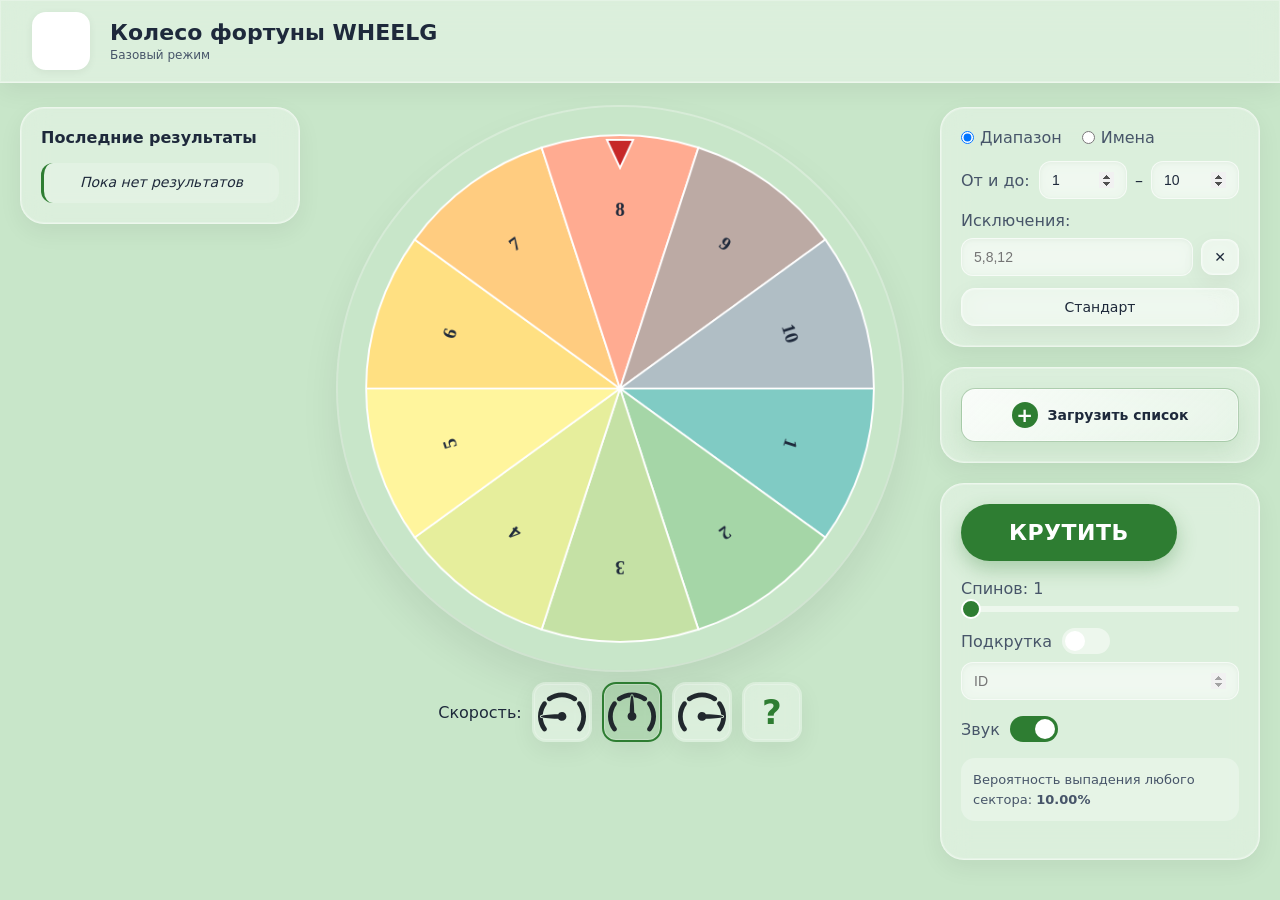
<file: index.html>
<!DOCTYPE html>
<html lang="ru">
<head>
  <meta charset="UTF-8">
  <meta name="viewport" content="width=device-width, initial-scale=1.0">
  <title>Колесо фортуны - WHEELG</title>
  <link rel="stylesheet" href="css/main.css">
  <link rel="stylesheet" href="css/layout.css">
  <link rel="stylesheet" href="css/controls.css">
  <link rel="stylesheet" href="css/wheel.css">
  <link rel="stylesheet" href="css/modal.css">
  <link rel="stylesheet" href="css/history.css">
  <link rel="icon" href="assets/images/favicon.svg" type="image/svg+xml">
</head>
<body>
<div class="app">
  <header class="app-header">
    <div class="header-logo">
      <video autoplay loop muted playsinline>
        <source src="assets/images/logovideo.mp4" type="video/mp4">
      </video>
    </div>
    <div class="header-info">
      <h1 class="header-title">Колесо фортуны WHEELG</h1>
      <p class="header-subtitle">Базовый режим</p>
    </div>
  </header>

  <div class="main-layout">
    <div class="column history-column">
      <div class="glass-panel history-panel">
        <h3>Последние результаты</h3>
        <ul id="historyList"></ul>
      </div>
    </div>

    <div class="column wheel-column">
      <div class="wheel-section">
        <div class="wheel-wrapper">
          <canvas id="wheelCanvas" width="600" height="600"></canvas>
        </div>
        <div class="speed-controls">
          <span>Скорость:</span>
          <button data-speed="slow" class="speed-btn" title="Медленно">
            <img src="assets/images/Slow.svg" alt="Медленно" width="48" height="48">
          </button>
          <button data-speed="normal" class="speed-btn active" title="Средне">
            <img src="assets/images/Medium.svg" alt="Средне" width="48" height="48">
          </button>
          <button data-speed="fast" class="speed-btn" title="Быстро">
            <img src="assets/images/Fast.svg" alt="Быстро" width="48" height="48">
          </button>
          <button data-speed="thrill" class="speed-btn speed-btn-text" title="Азартно">?</button>
        </div>
      </div>
    </div>

    <div class="column controls-column">
      <div class="glass-panel range-panel">
        <div class="mode-switch">
          <label class="radio-label">
            <input type="radio" name="inputMode" value="range" checked> Диапазон
          </label>
          <label class="radio-label">
            <input type="radio" name="inputMode" value="names"> Имена
          </label>
        </div>
        <div id="rangeInputs">
          <div class="range-row">
            <label>От и до:</label>
            <input type="number" id="rangeMin" value="1" min="1" max="67" placeholder="от">
            <span>–</span>
            <input type="number" id="rangeMax" value="10" min="1" max="67" placeholder="до">
          </div>
          <div class="range-row">
            <label>Исключения:</label>
            <input type="text" id="excludeInput" placeholder="5,8,12">
            <button id="resetExclude" class="btn-small">✕</button>
          </div>
        </div>
        <div id="namesInputs" style="display:none;">
          <div class="range-row">
            <label>Имена:</label>
            <input type="text" id="namesInput" placeholder="Иванов Иван, Петров Пётр...">
          </div>
        </div>
        <button id="resetAll" class="btn-secondary full-width">Стандарт</button>
      </div>

      <div class="glass-panel import-panel">
        <button id="openImportModal" class="btn-import full-width">
          <span class="btn-import-icon">+</span>
          <span>Загрузить список</span>
        </button>
      </div>

      <div class="glass-panel controls-panel">
        <button id="startSpin" class="btn-spin">КРУТИТЬ</button>

        <div class="settings-row">
          <div class="setting">
            <label>Спинов: <span id="spinsValue">1</span></label>
            <input type="range" id="spinsRange" min="1" max="10" value="1" step="1">
          </div>

          <div class="setting bias-toggle">
            <label class="switch-label">
              <span>Подкрутка</span>
              <div class="toggle-switch">
                <input type="checkbox" id="biasEnabled">
                <span class="slider"></span>
              </div>
            </label>
            <input type="number" id="biasTargetID" placeholder="ID" disabled class="small-input" min="1">
          </div>

          <div class="setting">
            <label class="switch-label">
              <span>Звук</span>
              <div class="toggle-switch">
                <input type="checkbox" id="soundToggle" checked>
                <span class="slider"></span>
              </div>
            </label>
          </div>

          <div id="probabilityBlock" class="probability-note"></div>
        </div>
      </div>
    </div>
  </div>
</div>

<div id="excludeModal" class="modal hidden">
  <div class="modal-content">
    <h2 id="excludeMessage"></h2>
    <div class="modal-buttons">
      <button id="excludeYes" class="btn-primary">Да, исключить</button>
      <button id="excludeNo" class="btn-secondary">Нет, оставить</button>
    </div>
  </div>
</div>

<div id="importModal" class="modal hidden">
  <div class="modal-content import-modal-content">
    <h2>Загрузить список</h2>
    <p>Выберите JSON или TXT файл со списком участников.</p>
    <input type="file" id="listFileInput" class="native-file-input" accept=".json,.txt,application/json,text/plain">
    <label for="listFileInput" class="file-picker">
      <span class="file-picker-icon">+</span>
      <span class="file-picker-text">
        <strong>Выбрать файл</strong>
        <small id="selectedFileName">Файл не выбран</small>
      </span>
    </label>
    <div class="import-example">
      <strong>Пример TXT:</strong>
      <pre>Иван Иванов
Мария Петрова
Алексей Сидоров</pre>
      <strong>Пример JSON:</strong>
      <pre>[
  "Иван Иванов",
  "Мария Петрова",
  "Алексей Сидоров"
]</pre>
    </div>
    <p id="importError" class="error-text hidden"></p>
    <div class="modal-buttons">
      <button id="applyImport" class="btn-primary">Загрузить</button>
      <button id="cancelImport" class="btn-secondary">Отмена</button>
    </div>
  </div>
</div>

<script type="module" src="js/app.js"></script>
</body>
</html>
</file>
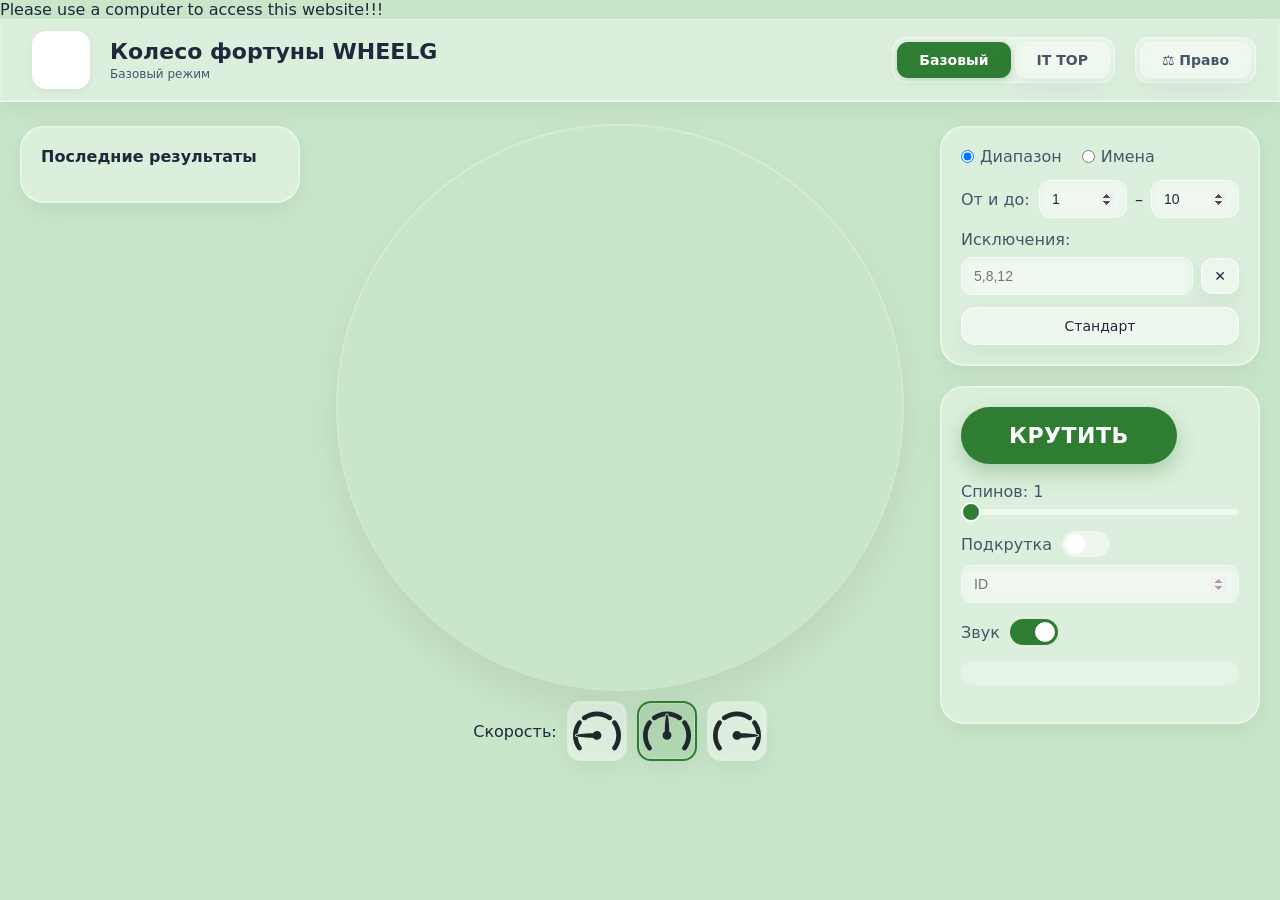
<file: ittop.html>
<!DOCTYPE html>
<html lang="ru">
<head>
  <meta charset="UTF-8">
  <meta name="viewport" content="width=device-width, initial-scale=1.0">
  <title>Колесо фортуны - WHEELG</title>
  <link rel="stylesheet" href="css/main.css">
  <link rel="stylesheet" href="css/layout.css">
  <link rel="stylesheet" href="css/controls.css">
  <link rel="stylesheet" href="css/wheel.css">
  <link rel="stylesheet" href="css/modal.css">
  <link rel="stylesheet" href="css/history.css">
  <link rel="icon" href="assets/images/favicon.svg" type="image/svg+xml">
</head>
<body>
<div class="mobile-block">
  <p>Please use a computer to access this website!!!</p>
</div>

<div class="app">
  <header class="app-header">
    <div class="header-logo">
      <video autoplay loop muted playsinline>
        <source src="assets/images/logovideo.mp4" type="video/mp4">
      </video>
    </div>
    <div class="header-info">
      <h1 class="header-title">Колесо фортуны WHEELG</h1>
      <p class="header-subtitle" id="modeSubtitle">Базовый режим</p>
    </div>
    <div class="header-tabs">
      <button id="btnNormalMode" class="mode-tab active">Базовый</button>
      <button id="btnITMode" class="mode-tab">IT TOP</button>
    </div>
    <div class="header-tabs">
      <button class="mode-tab" id="btnLegal" title="Правовая информация">⚖️ Право</button>
    </div>
  </header>

  <div class="main-layout">
    <div class="column history-column">
      <div class="glass-panel history-panel">
        <h3>Последние результаты</h3>
        <ul id="historyList"></ul>
      </div>
    </div>

    <div class="column wheel-column">
      <div class="wheel-section">
        <div class="wheel-wrapper">
          <canvas id="wheelCanvas" width="600" height="600"></canvas>
        </div>
        <div class="speed-controls">
          <span>Скорость:</span>
          <button data-speed="slow" class="speed-btn" title="Медленно">
            <img src="assets/images/Slow.svg" alt="Медленно" width="48" height="48">
          </button>
          <button data-speed="normal" class="speed-btn active" title="Средне">
            <img src="assets/images/Medium.svg" alt="Средне" width="48" height="48">
          </button>
          <button data-speed="fast" class="speed-btn" title="Быстро">
            <img src="assets/images/Fast.svg" alt="Быстро" width="48" height="48">
          </button>
        </div>
      </div>
    </div>

    <div class="column controls-column">
      <div class="glass-panel range-panel" id="panelNormal">
        <div class="mode-switch">
          <label class="radio-label">
            <input type="radio" name="inputMode" value="range" checked> Диапазон
          </label>
          <label class="radio-label">
            <input type="radio" name="inputMode" value="names"> Имена
          </label>
        </div>
        <div id="rangeInputs">
          <div class="range-row">
            <label>От и до:</label>
            <input type="number" id="rangeMin" value="1" min="1" max="67" placeholder="от">
            <span>–</span>
            <input type="number" id="rangeMax" value="10" min="1" max="67" placeholder="до">
          </div>
          <div class="range-row">
            <label>Исключения:</label>
            <input type="text" id="excludeInput" placeholder="5,8,12">
            <button id="resetExclude" class="btn-small">✕</button>
          </div>
        </div>
        <div id="namesInputs" style="display:none;">
          <div class="range-row">
            <label>Имена:</label>
            <input type="text" id="namesInput" placeholder="Иванов Иван, Петров Пётр...">
          </div>
        </div>
        <button id="resetAll" class="btn-secondary full-width">Стандарт</button>
      </div>

      <div class="glass-panel range-panel" id="panelIT" style="display:none;">
        <div class="dropdown-group">
          <button class="dropdown-toggle" id="groupDropdownBtn">
            <span id="selectedGroupName">Выберите группу</span>
            <i class="dropdown-arrow"></i>
          </button>
        </div>
        <div class="range-row">
          <label>Исключения:</label>
          <input type="text" id="excludeInputIT" placeholder="5,8,12">
          <button id="resetExcludeIT" class="btn-small">✕</button>
        </div>
        <button id="resetAllIT" class="btn-secondary full-width">Сброс исключённых</button>
      </div>

      <div class="glass-panel controls-panel">
        <button id="startSpin" class="btn-spin">КРУТИТЬ</button>

        <div class="settings-row">
          <div class="setting">
            <label>Спинов: <span id="spinsValue">1</span></label>
            <input type="range" id="spinsRange" min="1" max="10" value="1" step="1">
          </div>

          <div class="setting bias-toggle">
            <label class="switch-label">
              <span>Подкрутка</span>
              <div class="toggle-switch">
                <input type="checkbox" id="biasEnabled">
                <span class="slider"></span>
              </div>
            </label>
            <input type="number" id="biasTargetID" placeholder="ID" disabled class="small-input" min="1">
          </div>

          <div class="setting">
            <label class="switch-label">
              <span>Звук</span>
              <div class="toggle-switch">
                <input type="checkbox" id="soundToggle" checked>
                <span class="slider"></span>
              </div>
            </label>
          </div>

          <div id="probabilityBlock" class="probability-note"></div>
        </div>
      </div>
    </div>
  </div>
</div>

<div id="excludeModal" class="modal hidden">
  <div class="modal-content">
    <h2 id="excludeMessage"></h2>
    <div class="modal-buttons">
      <button id="excludeYes" class="btn-primary">Да, исключить</button>
      <button id="excludeNo" class="btn-secondary">Нет, оставить</button>
    </div>
  </div>
</div>

<div id="passwordModal" class="modal hidden">
  <div class="modal-content legal-consent">
    <h2>IT TOP</h2>
    <p class="legal-text">Введите пароль:</p>
    <input type="password" id="passwordInput" placeholder="Пароль">
    <p id="passwordError" class="error-text hidden">Неверный пароль</p>
    <label class="consent-label">
      <input type="checkbox" id="consentCheckboxIT">
      <span class="checkmark"></span>
      <span class="consent-text">Я преподаватель, соглашаюсь с <a href="legal.html" target="_blank" class="legal-link">лицензионным соглашением</a></span>
    </label>
    <div class="modal-buttons">
      <button id="confirmPassword" class="btn-primary">Войти</button>
      <button id="cancelPassword" class="btn-secondary">Отмена</button>
    </div>
  </div>
</div>

<div id="legalInfoModal" class="legal-modal hidden">
  <div class="legal-modal-content">
    <button class="legal-modal-close" id="closeLegalInfo">✕</button>
    <h2>⚖️ Правовая информация</h2>
    <p><strong>Федеральный закон от 27.07.2006 № 152-ФЗ «О персональных данных»</strong></p>
    <p>Настоящий сервис используется исключительно в образовательных целях. Все данные (имена и инициалы студентов) не являются персональными данными в смысле 152-ФЗ, так как не позволяют однозначно идентифицировать физическое лицо без дополнительной информации.</p>
    <p>Данные не передаются третьим лицам, не используются в коммерческих целях и хранятся локально в рамках учебного процесса. Использование сервиса регулируется внутренними правилами образовательного учреждения.</p>
    <p>Согласно ст. 6 152-ФЗ, обработка персональных данных допускается без согласия субъекта, если она осуществляется в целях исполнения договора, стороной которого является субъект, либо для осуществления образовательной деятельности.</p>
  </div>
</div>

<div class="dropdown-overlay" id="groupDropdownOverlay" style="display:none;"></div>
<div class="dropdown-menu-floating" id="groupDropdownMenuFloating" style="display:none;"></div>

<script type="module" src="js/app.js"></script>
</body>
</html>
</file>
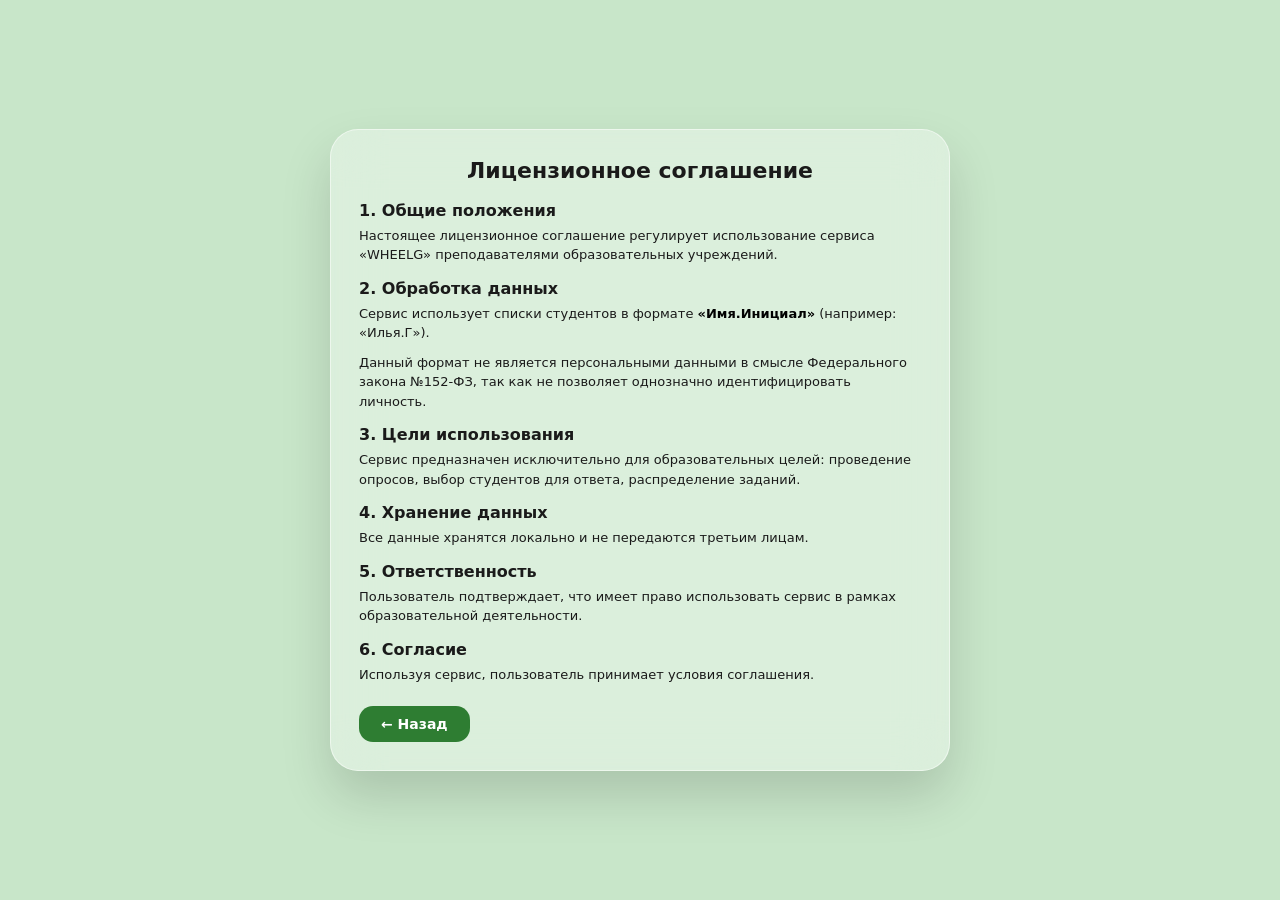
<file: legal.html>
<!DOCTYPE html>
<html lang="ru">
<head>
    <meta charset="UTF-8">
    <meta name="viewport" content="width=device-width, initial-scale=1.0">
    <title>Лицензионное соглашение</title>

    <link rel="stylesheet" href="css/main.css">

    <style>

        html,
        body {
            height: 100%;
            overflow: hidden;
            margin: 0;
        }

        body {
            display: flex;
            justify-content: center;
            align-items: center;

            height: 100vh;

            padding: 12px;

            box-sizing: border-box;
        }

        .license-container {

            background: var(--glass-bg);

            backdrop-filter: blur(25px);
            -webkit-backdrop-filter: blur(25px);

            border: 1px solid var(--glass-border);

            padding: 28px;

            border-radius: 28px;

            max-width: 620px;
            width: 100%;

            box-shadow: 0 25px 50px rgba(0,0,0,0.15);
        }

        .license-container h1 {

            font-size: 22px;

            font-weight: 700;

            color: #1a1a1a;

            margin-bottom: 18px;

            text-align: center;
        }

        .license-container h2 {

            font-size: 16px;

            font-weight: 700;

            color: #1a1a1a;

            margin: 14px 0 6px;
        }

        .license-container p {

            font-size: 13px;

            line-height: 1.5;

            color: #1a1a1a;

            margin-bottom: 10px;

            font-weight: 500;
        }

        .license-container strong {
            font-weight: 700;
            color: #000;
        }

        .back-btn {

            display: inline-block;

            margin-top: 12px;

            padding: 10px 22px;

            background: var(--accent);

            color: white;

            border-radius: 14px;

            text-decoration: none;

            font-weight: 600;

            font-size: 14px;

            transition: 0.2s;
        }

        .back-btn:hover {
            background: var(--accent-light);
        }

    </style>
</head>

<body>

<div class="license-container">

    <h1>Лицензионное соглашение</h1>

    <h2>1. Общие положения</h2>

    <p>
        Настоящее лицензионное соглашение регулирует использование сервиса «WHEELG»
        преподавателями образовательных учреждений.
    </p>

    <h2>2. Обработка данных</h2>

    <p>
        Сервис использует списки студентов в формате
        <strong>«Имя.Инициал»</strong>
        (например: «Илья.Г»).
    </p>

    <p>
        Данный формат не является персональными данными
        в смысле Федерального закона №152-ФЗ,
        так как не позволяет однозначно идентифицировать личность.
    </p>

    <h2>3. Цели использования</h2>

    <p>
        Сервис предназначен исключительно для образовательных целей:
        проведение опросов, выбор студентов для ответа,
        распределение заданий.
    </p>

    <h2>4. Хранение данных</h2>

    <p>
        Все данные хранятся локально
        и не передаются третьим лицам.
    </p>

    <h2>5. Ответственность</h2>

    <p>
        Пользователь подтверждает,
        что имеет право использовать сервис
        в рамках образовательной деятельности.
    </p>

    <h2>6. Согласие</h2>

    <p>
        Используя сервис,
        пользователь принимает условия соглашения.
    </p>

    <a href="index.html" class="back-btn">
        ← Назад
    </a>

</div>

</body>
</html>
</file>
<file: css/main.css>
*,
*::before,
*::after {
  box-sizing: border-box;
  margin: 0;
  padding: 0;
}

:root {
  --bg: #c8e6c9;
  --glass-bg: rgba(255, 255, 255, 0.35);
  --glass-border: rgba(255, 255, 255, 0.5);
  --glass-highlight: rgba(255, 255, 255, 0.7);
  --glass-text: #1e293b;
  --glass-text-secondary: #475569;
  --blur: 14px;
  --radius: 20px;
  --shadow: 0 8px 24px rgba(0,0,0,0.06), 0 0 0 1px rgba(255,255,255,0.25) inset;
  --accent: #2e7d32;
  --accent-light: #43a047;
  --danger: #c62828;
  --transition: 0.2s ease;
  --sand: #c2a366;
  --sand-dark: #a68b4b;
  --sand-light: #d4b87a;
  --wood: #8b6f47;
  --wood-dark: #6b4f2f;
}

body {
  font-family: 'Segoe UI', system-ui, -apple-system, sans-serif;
  background: var(--bg);
  color: var(--glass-text);
  min-height: 100vh;
  margin: 0;
  padding: 0;
  position: relative;
  overflow-x: hidden;
}

.app {
  position: relative;
  z-index: 1;
  width: 100%;
}

button {
  cursor: pointer;
  font-family: inherit;
  transition: background var(--transition), box-shadow var(--transition);
  border: 1px solid var(--glass-border);
  background: var(--glass-bg);
  backdrop-filter: blur(var(--blur));
  -webkit-backdrop-filter: blur(var(--blur));
  color: var(--glass-text);
  border-radius: 14px;
  padding: 10px 16px;
  font-size: 14px;
  font-weight: 500;
  box-shadow: var(--shadow);
  touch-action: manipulation;
}

button:hover {
  background: rgba(255, 255, 255, 0.45);
  box-shadow: 0 8px 24px rgba(0,0,0,0.08), 0 0 0 1px rgba(255,255,255,0.3) inset;
}

button:active {
  background: rgba(255, 255, 255, 0.3);
}

input[type="number"],
input[type="text"],
input[type="password"] {
  width: 100%;
  min-width: 0;
  padding: 10px 12px;
  border: 1px solid var(--glass-border);
  background: var(--glass-bg);
  backdrop-filter: blur(8px);
  -webkit-backdrop-filter: blur(8px);
  border-radius: 12px;
  font-size: 14px;
  color: var(--glass-text);
  transition: var(--transition);
  box-shadow: inset 0 1px 4px rgba(0,0,0,0.04);
}

input:focus {
  outline: none;
  border-color: var(--accent);
  box-shadow: 0 0 0 3px rgba(46,125,50,0.15);
}

/* ========== СТИЛЬНЫЙ SELECT ========== */
select {
  width: 100%;
  padding: 12px 40px 12px 16px;
  border: 1px solid var(--glass-border);
  background: var(--glass-bg);
  backdrop-filter: blur(12px);
  -webkit-backdrop-filter: blur(12px);
  border-radius: 14px;
  font-size: 14px;
  font-weight: 500;
  color: var(--glass-text);
  transition: all var(--transition);
  box-shadow: var(--shadow);
  cursor: pointer;
  appearance: none;
  -webkit-appearance: none;
  -moz-appearance: none;
  
  background-image: url("data:image/svg+xml,%3Csvg xmlns='http://www.w3.org/2000/svg' width='14' height='14' viewBox='0 0 24 24' fill='none' stroke='%232e7d32' stroke-width='2.5' stroke-linecap='round' stroke-linejoin='round'%3E%3Cpolyline points='6 9 12 15 18 9'%3E%3C/polyline%3E%3C/svg%3E");
  background-repeat: no-repeat;
  background-position: right 14px center;
}

select:hover {
  background-color: rgba(255, 255, 255, 0.5);
  border-color: var(--accent);
  box-shadow: 0 8px 24px rgba(0,0,0,0.1), 0 0 0 1px rgba(255,255,255,0.3) inset;
}

select:focus {
  outline: none;
  border-color: var(--accent);
  box-shadow: 0 0 0 3px rgba(46,125,50,0.2), 0 8px 24px rgba(0,0,0,0.08);
}

select option {
  background: #e8f5e9;
  color: var(--glass-text);
  padding: 12px 16px;
  font-size: 14px;
  font-weight: 500;
  border: none;
}

select option:hover,
select option:checked {
  background: var(--accent) !important;
  color: white !important;
}

select {
  scrollbar-width: thin;
  scrollbar-color: var(--accent) rgba(255,255,255,0.2);
}

select::-webkit-scrollbar {
  width: 6px;
}
select::-webkit-scrollbar-track {
  background: rgba(255,255,255,0.2);
  border-radius: 3px;
}
select::-webkit-scrollbar-thumb {
  background: var(--accent);
  border-radius: 3px;
}

.btn-primary {
  background: var(--accent);
  color: #fff;
  border: none;
}
.btn-primary:hover { background: var(--accent-light); }

.btn-secondary { background: var(--glass-bg); }

.btn-spin {
  padding: 16px 48px;
  font-size: 22px;
  font-weight: 700;
  letter-spacing: 0.5px;
  border-radius: 60px;
  background: var(--accent);
  color: white;
  border: none;
  box-shadow: 0 8px 20px rgba(46,125,50,0.3);
  text-transform: uppercase;
}
.btn-spin:hover {
  background: var(--accent-light);
  box-shadow: 0 8px 20px rgba(46,125,50,0.4);
}
.btn-spin:disabled { opacity: 0.6; cursor: not-allowed; }

.btn-small { padding: 10px 12px; line-height: 1; font-size: 14px; border-radius: 12px; }
.full-width { width: 100%; }

.hidden { display: none !important; }
.error-text { color: var(--danger); font-size: 14px; margin-top: 8px; }

.toggle-switch {
  position: relative;
  display: inline-block;
  width: 48px;
  height: 26px;
}
.toggle-switch input { opacity: 0; width: 0; height: 0; }
.slider {
  position: absolute;
  cursor: pointer;
  top: 0; left: 0; right: 0; bottom: 0;
  background: rgba(255,255,255,0.5);
  border-radius: 26px;
  transition: 0.3s;
}
.slider:before {
  position: absolute;
  content: "";
  height: 20px;
  width: 20px;
  left: 3px;
  bottom: 3px;
  background: white;
  border-radius: 50%;
  transition: 0.3s;
}
input:checked + .slider { background: var(--accent); }
input:checked + .slider:before { transform: translateX(22px); }
.switch-label {
  display: flex;
  align-items: center;
  gap: 10px;
  cursor: pointer;
}

input[type="range"] {
  width: 100%;
  -webkit-appearance: none;
  appearance: none;
  background: rgba(255,255,255,0.5);
  height: 6px;
  border-radius: 3px;
  outline: none;
  border: none;
}
input[type="range"]::-webkit-slider-thumb {
  -webkit-appearance: none;
  width: 20px;
  height: 20px;
  background: var(--accent);
  border-radius: 50%;
  cursor: pointer;
  border: 2px solid white;
}

/* Кнопки хедера */
.header-actions {
  display: flex;
  gap: 8px;
  flex-shrink: 0;
  margin-left: 8px;
}

.btn-icon {
  width: 42px;
  height: 42px;
  padding: 0;
  display: flex;
  align-items: center;
  justify-content: center;
  border-radius: 14px;
  font-size: 20px;
  line-height: 1;
  background: rgba(255,255,255,0.25);
  backdrop-filter: blur(10px);
  -webkit-backdrop-filter: blur(10px);
  border: 1px solid var(--glass-border);
  transition: all 0.2s ease;
}
.btn-icon:hover {
  background: rgba(255,255,255,0.45);
}
.btn-icon img {
  width: 24px;
  height: 24px;
  display: block;
}

@media (prefers-reduced-motion: reduce) {
  *,
  *::before,
  *::after {
    scroll-behavior: auto !important;
    transition-duration: 0.01ms !important;
    animation-duration: 0.01ms !important;
    animation-iteration-count: 1 !important;
  }
}
</file>
<file: css/layout.css>
/* ========== ХЕДЕР ========== */
.app-header {
  display: flex;
  align-items: center;
  gap: 20px;
  padding: 12px 24px;
  margin: 0;
  width: 100%;
  background: var(--glass-bg);
  backdrop-filter: blur(var(--blur));
  -webkit-backdrop-filter: blur(var(--blur));
  border-bottom: 1px solid var(--glass-border);
  box-shadow: var(--shadow);
  position: relative;
  z-index: 10;
  box-sizing: border-box;
  min-width: 0;
}

.header-logo {
  width: 58px;
  height: 58px;
  border-radius: 14px;
  background: #ffffff;
  display: flex;
  align-items: center;
  justify-content: center;
  overflow: hidden;
  box-shadow: 0 2px 8px rgba(0,0,0,0.06);
  flex-shrink: 0;
  margin-left: 8px;
}

.header-logo video {
  width: 100%;
  height: 100%;
  object-fit: contain;
}

.header-info {
  flex: 1;
  min-width: 0;
}

.header-title {
  font-size: 22px;
  font-weight: 700;
  color: var(--glass-text);
  margin: 0;
  line-height: 1.2;
}

.header-subtitle {
  font-size: 12px;
  color: var(--glass-text-secondary);
  margin-top: 2px;
}

.header-tabs {
  display: flex;
  gap: 4px;
  background: rgba(255,255,255,0.25);
  backdrop-filter: blur(10px);
  -webkit-backdrop-filter: blur(10px);
  border-radius: 14px;
  padding: 4px;
  flex-shrink: 0;
  border: 1px solid var(--glass-border);
}

.mode-tab {
  padding: 10px 22px;
  border-radius: 11px;
  border: none;
  background: transparent;
  color: var(--glass-text-secondary);
  font-weight: 600;
  font-size: 14px;
  cursor: pointer;
  transition: all 0.2s ease;
  white-space: nowrap;
}

.mode-tab:hover {
  color: #ffffff;
  background: var(--accent-light);
}

.mode-tab.active {
  background: var(--accent);
  color: #ffffff;
  box-shadow: 0 2px 8px rgba(46,125,50,0.3);
}

.mode-tab.active:hover {
  background: var(--accent-light);
}

/* Основной layout: 3 колонки */
.main-layout {
  display: grid;
  grid-template-columns: minmax(220px, 280px) minmax(320px, 1fr) minmax(280px, 320px);
  gap: 24px;
  width: 100%;
  max-width: 1300px;
  margin: 24px auto 30px;
  align-items: start;
  padding: 0 20px;
}

.column {
  display: flex;
  flex-direction: column;
  gap: 20px;
}

.history-column {
  min-width: 0;
}

.wheel-column {
  display: flex;
  justify-content: center;
  align-items: flex-start;
  min-width: 0;
}

.controls-column {
  min-width: 0;
}

/* Панели */
.glass-panel {
  background: var(--glass-bg);
  backdrop-filter: blur(var(--blur));
  -webkit-backdrop-filter: blur(var(--blur));
  border-radius: 24px;
  border: 1px solid var(--glass-border);
  padding: 20px;
  box-shadow: var(--shadow);
}

.history-panel {
  max-height: min(620px, calc(100vh - 130px));
  display: flex;
  flex-direction: column;
}

/* Сетка внутри панелей */
.range-row {
  display: flex;
  align-items: center;
  gap: 8px;
  margin-bottom: 12px;
  flex-wrap: wrap;
}
.range-row label {
  flex: 0 0 70px;
  font-weight: 500;
  color: var(--glass-text-secondary);
}

.range-row input[type="number"] {
  flex: 1 1 78px;
}

.range-row input[type="text"] {
  flex: 1 1 180px;
}

.mode-switch {
  display: flex;
  gap: 20px;
  margin-bottom: 14px;
  flex-wrap: wrap;
}

.radio-label {
  display: flex;
  align-items: center;
  gap: 6px;
  font-weight: 500;
  cursor: pointer;
  color: var(--glass-text-secondary);
}

.settings-row {
  display: flex;
  flex-direction: column;
  gap: 16px;
  margin: 18px 0;
}

.setting {
  display: flex;
  align-items: center;
  gap: 8px;
  flex-wrap: wrap;
  color: var(--glass-text-secondary);
}

.speed-controls {
  display: flex;
  align-items: center;
  gap: 10px;
  margin-top: 12px;
  justify-content: center;
  flex-wrap: wrap;
}

.speed-btn {
  padding: 4px;
  border-radius: 14px;
  border: 2px solid transparent;
  background: var(--glass-bg);
  backdrop-filter: blur(8px);
  cursor: pointer;
  line-height: 0;
  transition: 0.2s;
}
.speed-btn img {
  display: block;
  width: 48px;
  height: 48px;
}

.speed-btn-text {
  width: 60px;
  height: 60px;
  font-size: 34px;
  font-weight: 900;
  line-height: 1;
  color: var(--accent);
  display: flex;
  align-items: center;
  justify-content: center;
}

.speed-btn.active {
  border-color: var(--accent);
  background: rgba(46,125,50,0.15);
}

.probability-note {
  font-size: 13px;
  color: var(--glass-text-secondary);
  background: rgba(255,255,255,0.3);
  padding: 12px;
  border-radius: 14px;
  line-height: 1.5;
}

.btn-import {
  min-height: 54px;
  border: 1px solid rgba(46,125,50,0.35);
  background: linear-gradient(135deg, rgba(255,255,255,0.78), rgba(232,245,233,0.62));
  color: var(--glass-text);
  display: flex;
  align-items: center;
  justify-content: center;
  gap: 10px;
  font-weight: 700;
  box-shadow: 0 10px 24px rgba(46,125,50,0.12), inset 0 0 0 1px rgba(255,255,255,0.45);
}

.btn-import:hover {
  border-color: var(--accent);
  background: linear-gradient(135deg, rgba(255,255,255,0.95), rgba(200,230,201,0.75));
  box-shadow: 0 14px 28px rgba(46,125,50,0.18), inset 0 0 0 1px rgba(255,255,255,0.55);
}

.btn-import-icon {
  width: 26px;
  height: 26px;
  border-radius: 50%;
  background: var(--accent);
  color: #fff;
  display: inline-flex;
  align-items: center;
  justify-content: center;
  font-size: 20px;
  font-weight: 800;
  line-height: 1;
}

@media (max-width: 1100px) {
  .main-layout {
    grid-template-columns: minmax(0, 1fr);
    gap: 18px;
  }

  .wheel-column {
    order: 1;
  }

  .controls-column {
    order: 2;
  }

  .history-column {
    order: 3;
  }

  .history-column,
  .controls-column,
  .wheel-column {
    width: 100%;
  }

  .history-panel {
    max-height: none;
  }
}

@media (max-width: 760px) {
  .app-header {
    gap: 12px;
    padding: 10px 14px;
  }

  .header-logo {
    width: 46px;
    height: 46px;
    border-radius: 12px;
    margin-left: 0;
  }

  .header-title {
    font-size: clamp(18px, 5vw, 22px);
  }

  .header-subtitle {
    font-size: 11px;
  }

  .main-layout {
    margin: 14px auto 24px;
    padding: 0 12px;
  }

  .glass-panel {
    border-radius: 18px;
    padding: 14px;
  }

  .range-row {
    align-items: stretch;
  }

  .range-row label {
    flex-basis: 100%;
  }

  .range-row span {
    align-self: center;
  }

  .speed-controls {
    gap: 8px;
  }

  .speed-controls > span {
    width: 100%;
    text-align: center;
    font-weight: 600;
  }

  .speed-btn img {
    width: 40px;
    height: 40px;
  }

  .speed-btn-text {
    width: 52px;
    height: 52px;
    font-size: 30px;
  }
}

@media (max-width: 420px) {
  .main-layout {
    padding: 0 10px;
  }

  .mode-switch {
    gap: 10px;
  }

  .radio-label {
    flex: 1 1 120px;
  }

  .btn-spin {
    width: 100%;
    padding: 15px 20px;
    font-size: 19px;
  }
}
</file>
<file: css/controls.css>
.setting.bias-toggle {
  display: flex;
  align-items: center;
  gap: 8px;
  flex-wrap: wrap;
}

.small-input {
  width: 70px;
  padding: 6px 8px;
  border-radius: 10px;
}

input[type="number"]::-webkit-outer-spin-button,
input[type="number"]::-webkit-inner-spin-button {
  opacity: 1;
}

.btn-small {
  padding: 10px 12px;
  line-height: 1;
  font-size: 14px;
  border-radius: 12px;
}
</file>
<file: css/wheel.css>
.wheel-wrapper {
  position: relative;
  display: grid;
  place-items: center;
  width: clamp(280px, 44vw, 600px);
  max-width: calc(100vw - 32px);
  aspect-ratio: 1;
}

.wheel-section {
  width: 100%;
  display: grid;
  justify-items: center;
}

#wheelCanvas {
  border-radius: 50%;
  background: transparent;
  box-shadow: 0 0 0 2px rgba(255,255,255,0.3), 0 20px 40px rgba(0,0,0,0.08);
  width: 100%;
  height: 100%;
  display: block;
  touch-action: manipulation;
}

@media (max-width: 1100px) {
  .wheel-wrapper {
    width: min(600px, calc(100vw - 32px));
  }
}

@media (max-width: 480px) {
  .wheel-wrapper {
    width: min(360px, calc(100vw - 24px));
  }
}
</file>
<file: css/modal.css>
.modal {
    position: fixed;
    top: 0;
    left: 0;

    width: 100%;
    height: 100%;
    padding: 16px;

    background: rgba(0,0,0,0.3);

    backdrop-filter: blur(5px);
    -webkit-backdrop-filter: blur(5px);

    display: flex;
    justify-content: center;
    align-items: center;

    z-index: 1000;
}

.modal-content {

    background: rgba(255, 255, 255, 0.25);

    backdrop-filter: blur(25px);
    -webkit-backdrop-filter: blur(25px);

    border: 1px solid rgba(255, 255, 255, 0.4);

    padding: 35px 30px;

    border-radius: 28px;

    text-align: center;

    width: min(500px, 100%);
    max-width: 500px;
    max-height: calc(100vh - 32px);
    overflow: auto;

    box-shadow:
        0 25px 50px rgba(0,0,0,0.15),
        inset 0 0 15px rgba(255,255,255,0.5);

    animation: fadeSlide 0.3s ease;
}

@keyframes fadeSlide {

    from {
        opacity: 0;
        transform: translateY(20px);
    }

    to {
        opacity: 1;
        transform: translateY(0);
    }
}

.modal-content h2 {

    font-size: 24px;

    margin-bottom: 12px;

    color: #1a1a1a;

    font-weight: 700;
}

.modal-content p {

    color: #1a1a1a;

    margin-bottom: 16px;

    font-weight: 500;
}

.modal-buttons {

    display: flex;

    gap: 12px;

    justify-content: center;

    margin-top: 24px;

    flex-wrap: wrap;
}

.modal-buttons button {
    min-width: 120px;
}

.error-text {

    color: #d32f2f;

    font-size: 13px;

    margin-top: 8px;
}

.import-modal-content {
    text-align: left;
}

.import-modal-content h2,
.import-modal-content p {
    text-align: center;
}

.native-file-input {
    position: absolute;
    width: 1px;
    height: 1px;
    opacity: 0;
    pointer-events: none;
}

.file-picker {
    width: 100%;
    margin: 4px 0 16px;
    padding: 14px;
    border: 1px dashed rgba(46,125,50,0.5);
    border-radius: 18px;
    background: linear-gradient(135deg, rgba(255,255,255,0.72), rgba(232,245,233,0.58));
    color: #1a1a1a;
    display: flex;
    align-items: center;
    gap: 12px;
    cursor: pointer;
    box-shadow: inset 0 0 0 1px rgba(255,255,255,0.4), 0 10px 22px rgba(46,125,50,0.1);
    transition: all 0.2s ease;
}

.file-picker:hover {
    border-color: var(--accent);
    background: linear-gradient(135deg, rgba(255,255,255,0.92), rgba(200,230,201,0.7));
    box-shadow: inset 0 0 0 1px rgba(255,255,255,0.55), 0 14px 26px rgba(46,125,50,0.16);
}

.file-picker-icon {
    width: 42px;
    height: 42px;
    border-radius: 14px;
    background: var(--accent);
    color: #fff;
    display: inline-flex;
    align-items: center;
    justify-content: center;
    font-size: 28px;
    font-weight: 800;
    line-height: 1;
    flex-shrink: 0;
}

.file-picker-text {
    min-width: 0;
    display: flex;
    flex-direction: column;
    gap: 4px;
}

.file-picker-text strong {
    font-size: 15px;
    color: #1e293b;
}

.file-picker-text small {
    max-width: min(360px, 62vw);
    overflow: hidden;
    text-overflow: ellipsis;
    white-space: nowrap;
    color: #475569;
    font-size: 13px;
}

.import-example {
    background: rgba(255,255,255,0.35);
    border: 1px solid rgba(255,255,255,0.45);
    border-radius: 16px;
    padding: 14px;
}

.import-example strong {
    display: block;
    margin-bottom: 6px;
    color: #1a1a1a;
    font-size: 13px;
}

.import-example pre {
    overflow: auto;
    background: rgba(255,255,255,0.5);
    border-radius: 12px;
    padding: 10px;
    margin: 0 0 12px;
    color: #1e293b;
    font-size: 13px;
    line-height: 1.4;
    white-space: pre-wrap;
}

.hidden {
    display: none !important;
}

@media (max-width: 520px) {
    .modal {
        align-items: flex-start;
        padding: 12px;
    }

    .modal-content {
        padding: 22px 16px;
        border-radius: 20px;
    }

    .modal-content h2 {
        font-size: 20px;
    }

    .modal-buttons {
        flex-direction: column;
    }

    .modal-buttons button {
        width: 100%;
    }

    .file-picker {
        align-items: flex-start;
    }
}
</file>
<file: css/history.css>
/* Заголовок истории */
.history-panel h3 {
  margin: 0 0 16px 0;
  padding: 0;
  font-size: 16px;
  font-weight: 600;
  color: var(--glass-text);
  flex-shrink: 0; /* заголовок не сжимается */
}

/* Контейнер списка – ТОЛЬКО ОН скроллится */
#historyList {
  flex: 1;
  overflow-y: auto;
  display: flex;
  flex-direction: column;
  gap: 8px;
  list-style: none;
  padding: 0;
  margin: 0;
  min-height: 0; /* важно для flex-скролла */
  max-height: 540px;
}

/* Стилизация скроллбара */
#historyList::-webkit-scrollbar {
  width: 6px;
}

#historyList::-webkit-scrollbar-track {
  background: rgba(255, 255, 255, 0.2);
  border-radius: 3px;
  margin: 4px 0;
}

#historyList::-webkit-scrollbar-thumb {
  background: rgba(46, 125, 50, 0.3);
  border-radius: 3px;
  transition: background 0.2s;
}

#historyList::-webkit-scrollbar-thumb:hover {
  background: rgba(46, 125, 50, 0.5);
}

/* Firefox */
#historyList {
  scrollbar-width: thin;
  scrollbar-color: rgba(46, 125, 50, 0.3) rgba(255, 255, 255, 0.2);
}

/* Карточка записи */
.history-entry {
  padding: 10px 14px;
  background: rgba(255, 255, 255, 0.2);
  border-radius: 12px;
  border-left: 3px solid var(--accent);
  color: var(--glass-text);
  font-size: 14px;
  line-height: 1.4;
  flex-shrink: 0; /* не сжимаем карточки */
  transition: background 0.2s;
}

.history-entry:hover {
  background: rgba(255, 255, 255, 0.3);
}

.history-entry .entry-time {
  color: var(--glass-text-secondary);
  font-size: 12px;
  display: block;
  margin-bottom: 2px;
}

/* Пустое состояние */
.history-empty {
  color: var(--glass-text-secondary);
  font-style: italic;
  text-align: center;
  padding: 20px;
  flex-shrink: 0;
}

#historyList li {
  padding: 10px 14px;
  background: rgba(255, 255, 255, 0.2);
  border-radius: 12px;
  border-left: 3px solid var(--accent);
  color: var(--glass-text);
  font-size: 14px;
  line-height: 1.4;
  overflow-wrap: anywhere;
}

@media (max-width: 1100px) {
  #historyList {
    max-height: 260px;
  }
}
</file>
